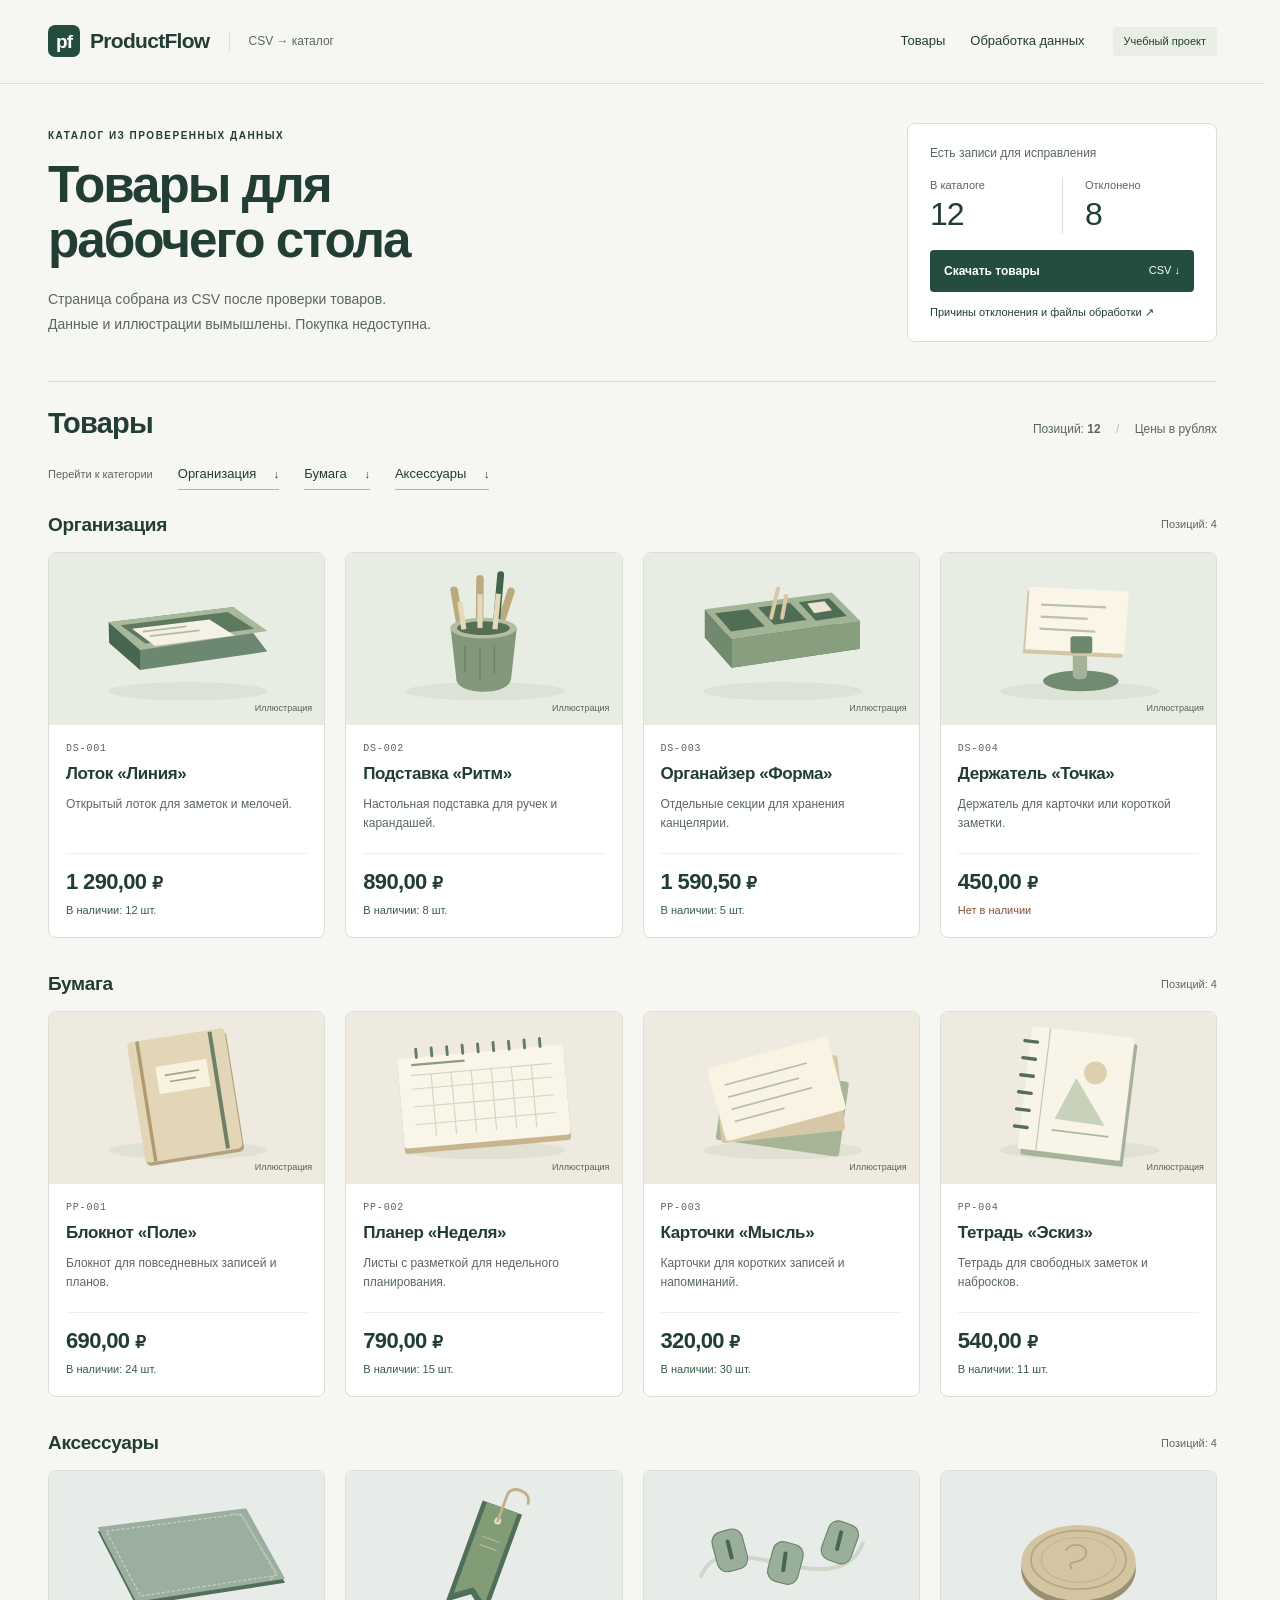
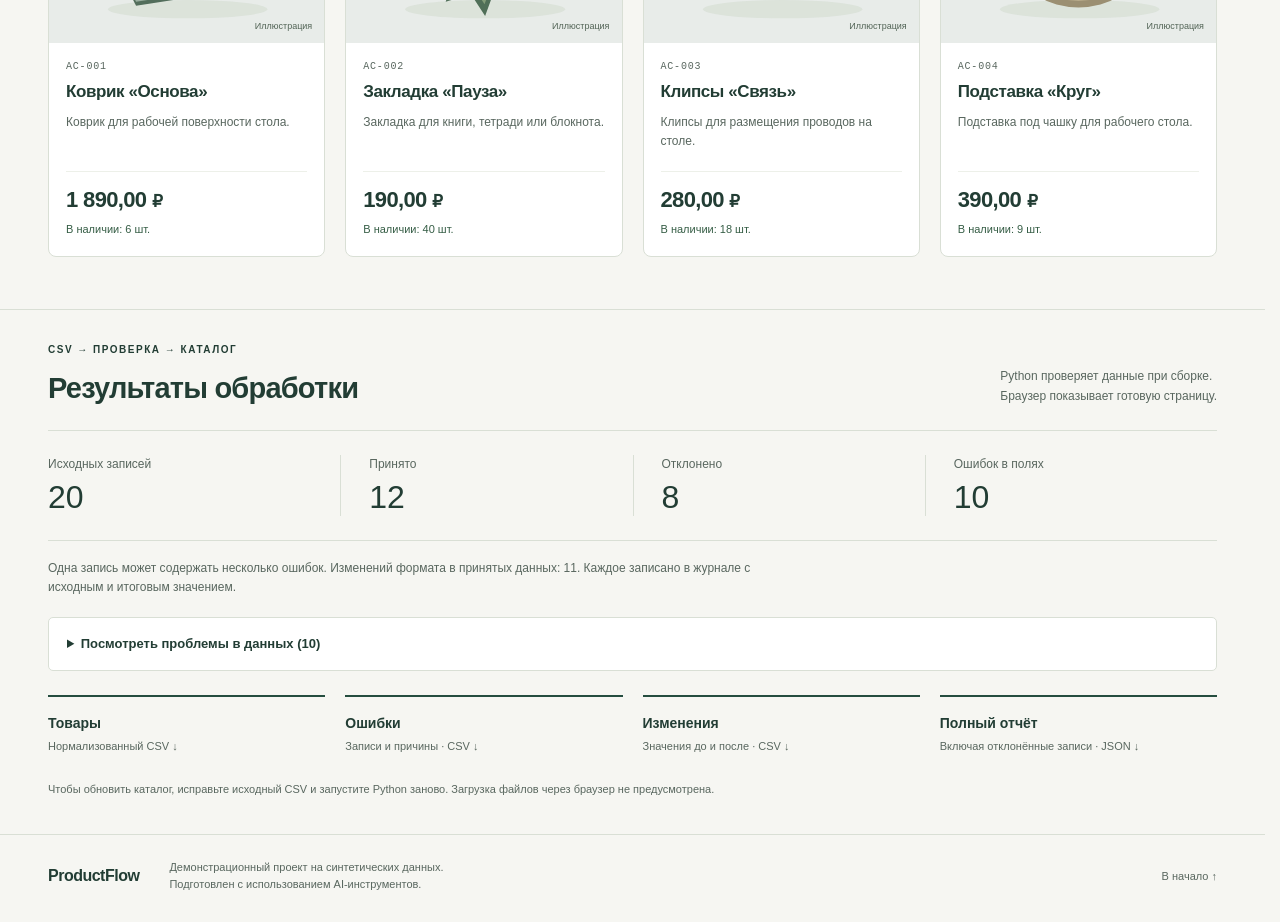
<file: output/index.html>
<!doctype html>
<html lang="ru">
<head>
  <meta charset="utf-8">
  <meta name="viewport" content="width=device-width, initial-scale=1">
  <meta name="description" content="ProductFlow: проверка CSV, нормализация данных и сборка статического товарного каталога.">
  <title>ProductFlow — каталог из CSV</title>
  <link rel="stylesheet" href="style.css">
  <link rel="icon" href="assets/favicon.svg" type="image/svg+xml">
</head>
<body>
<a class="skip-link" href="#catalog">Перейти к товарам</a>
<header class="site-header wrap" id="top">
  <a class="brand" href="#top" aria-label="ProductFlow, начало страницы"><span class="brand-mark" aria-hidden="true">pf</span>ProductFlow<span class="brand-caption">CSV → каталог</span></a>
  <nav class="header-nav" aria-label="Основная навигация"><a href="#catalog">Товары</a><a href="#data-report">Обработка данных</a></nav>
  <span class="demo-label">Учебный проект</span>
</header>
<main>
  <section class="intro-section wrap" aria-labelledby="page-title">
    <div class="intro-copy"><p class="eyebrow">КАТАЛОГ ИЗ ПРОВЕРЕННЫХ ДАННЫХ</p><h1 id="page-title">Товары для<br>рабочего стола</h1><p class="intro">Страница собрана из CSV после проверки товаров.<br class="desktop-break"> Данные и иллюстрации вымышлены. Покупка недоступна.</p></div>
    <aside class="build-summary" aria-label="Краткий результат обработки">
      <p class="summary-label">Есть записи для исправления</p>
      <dl class="summary-numbers"><div><dt>В каталоге</dt><dd>12</dd></div><div><dt>Отклонено</dt><dd>8</dd></div></dl>
      <a class="button" href="normalized.csv" download>Скачать товары <span>CSV ↓</span></a>
      <a class="summary-link" href="#data-report">Причины отклонения и файлы обработки <span aria-hidden="true">↗</span></a>
    </aside>
  </section>
  <div class="wrap catalog" id="catalog">
    <div class="catalog-heading"><h2>Товары</h2><p>Позиций: <strong>12</strong><span aria-hidden="true"> / </span>Цены в рублях</p></div>
    <nav class="category-nav" aria-label="Перейти к категории"><span>Перейти к категории</span><a href="#organization">Организация <span aria-hidden="true">↓</span></a><a href="#paper">Бумага <span aria-hidden="true">↓</span></a><a href="#accessories">Аксессуары <span aria-hidden="true">↓</span></a></nav>
    <section class="category-section" id="organization" aria-labelledby="title-organization"><div class="section-heading"><h2 id="title-organization">Организация</h2><span>Позиций: 4</span></div><div class="grid"><article class="card" data-sku="DS-001">
<div class="visual organization"><img src="assets/ds-001.svg" alt="" width="480" height="300"><span class="image-note">Иллюстрация</span></div>
<div class="card-body"><span class="sku">DS-001</span><h3>Лоток «Линия»</h3><p class="description">Открытый лоток для заметок и мелочей.</p>
<div class="card-bottom"><strong class="price">1 290,00 <span>₽</span></strong><span class="stock ">В наличии: 12 шт.</span></div></div></article><article class="card" data-sku="DS-002">
<div class="visual organization"><img src="assets/ds-002.svg" alt="" width="480" height="300"><span class="image-note">Иллюстрация</span></div>
<div class="card-body"><span class="sku">DS-002</span><h3>Подставка «Ритм»</h3><p class="description">Настольная подставка для ручек и карандашей.</p>
<div class="card-bottom"><strong class="price">890,00 <span>₽</span></strong><span class="stock ">В наличии: 8 шт.</span></div></div></article><article class="card" data-sku="DS-003">
<div class="visual organization"><img src="assets/ds-003.svg" alt="" width="480" height="300"><span class="image-note">Иллюстрация</span></div>
<div class="card-body"><span class="sku">DS-003</span><h3>Органайзер «Форма»</h3><p class="description">Отдельные секции для хранения канцелярии.</p>
<div class="card-bottom"><strong class="price">1 590,50 <span>₽</span></strong><span class="stock ">В наличии: 5 шт.</span></div></div></article><article class="card" data-sku="DS-004">
<div class="visual organization"><img src="assets/ds-004.svg" alt="" width="480" height="300"><span class="image-note">Иллюстрация</span></div>
<div class="card-body"><span class="sku">DS-004</span><h3>Держатель «Точка»</h3><p class="description">Держатель для карточки или короткой заметки.</p>
<div class="card-bottom"><strong class="price">450,00 <span>₽</span></strong><span class="stock empty">Нет в наличии</span></div></div></article></div></section><section class="category-section" id="paper" aria-labelledby="title-paper"><div class="section-heading"><h2 id="title-paper">Бумага</h2><span>Позиций: 4</span></div><div class="grid"><article class="card" data-sku="PP-001">
<div class="visual paper"><img src="assets/pp-001.svg" alt="" width="480" height="300"><span class="image-note">Иллюстрация</span></div>
<div class="card-body"><span class="sku">PP-001</span><h3>Блокнот «Поле»</h3><p class="description">Блокнот для повседневных записей и планов.</p>
<div class="card-bottom"><strong class="price">690,00 <span>₽</span></strong><span class="stock ">В наличии: 24 шт.</span></div></div></article><article class="card" data-sku="PP-002">
<div class="visual paper"><img src="assets/pp-002.svg" alt="" width="480" height="300"><span class="image-note">Иллюстрация</span></div>
<div class="card-body"><span class="sku">PP-002</span><h3>Планер «Неделя»</h3><p class="description">Листы с разметкой для недельного планирования.</p>
<div class="card-bottom"><strong class="price">790,00 <span>₽</span></strong><span class="stock ">В наличии: 15 шт.</span></div></div></article><article class="card" data-sku="PP-003">
<div class="visual paper"><img src="assets/pp-003.svg" alt="" width="480" height="300"><span class="image-note">Иллюстрация</span></div>
<div class="card-body"><span class="sku">PP-003</span><h3>Карточки «Мысль»</h3><p class="description">Карточки для коротких записей и напоминаний.</p>
<div class="card-bottom"><strong class="price">320,00 <span>₽</span></strong><span class="stock ">В наличии: 30 шт.</span></div></div></article><article class="card" data-sku="PP-004">
<div class="visual paper"><img src="assets/pp-004.svg" alt="" width="480" height="300"><span class="image-note">Иллюстрация</span></div>
<div class="card-body"><span class="sku">PP-004</span><h3>Тетрадь «Эскиз»</h3><p class="description">Тетрадь для свободных заметок и набросков.</p>
<div class="card-bottom"><strong class="price">540,00 <span>₽</span></strong><span class="stock ">В наличии: 11 шт.</span></div></div></article></div></section><section class="category-section" id="accessories" aria-labelledby="title-accessories"><div class="section-heading"><h2 id="title-accessories">Аксессуары</h2><span>Позиций: 4</span></div><div class="grid"><article class="card" data-sku="AC-001">
<div class="visual accessories"><img src="assets/ac-001.svg" alt="" width="480" height="300"><span class="image-note">Иллюстрация</span></div>
<div class="card-body"><span class="sku">AC-001</span><h3>Коврик «Основа»</h3><p class="description">Коврик для рабочей поверхности стола.</p>
<div class="card-bottom"><strong class="price">1 890,00 <span>₽</span></strong><span class="stock ">В наличии: 6 шт.</span></div></div></article><article class="card" data-sku="AC-002">
<div class="visual accessories"><img src="assets/ac-002.svg" alt="" width="480" height="300"><span class="image-note">Иллюстрация</span></div>
<div class="card-body"><span class="sku">AC-002</span><h3>Закладка «Пауза»</h3><p class="description">Закладка для книги, тетради или блокнота.</p>
<div class="card-bottom"><strong class="price">190,00 <span>₽</span></strong><span class="stock ">В наличии: 40 шт.</span></div></div></article><article class="card" data-sku="AC-003">
<div class="visual accessories"><img src="assets/ac-003.svg" alt="" width="480" height="300"><span class="image-note">Иллюстрация</span></div>
<div class="card-body"><span class="sku">AC-003</span><h3>Клипсы «Связь»</h3><p class="description">Клипсы для размещения проводов на столе.</p>
<div class="card-bottom"><strong class="price">280,00 <span>₽</span></strong><span class="stock ">В наличии: 18 шт.</span></div></div></article><article class="card" data-sku="AC-004">
<div class="visual accessories"><img src="assets/ac-004.svg" alt="" width="480" height="300"><span class="image-note">Иллюстрация</span></div>
<div class="card-body"><span class="sku">AC-004</span><h3>Подставка «Круг»</h3><p class="description">Подставка под чашку для рабочего стола.</p>
<div class="card-bottom"><strong class="price">390,00 <span>₽</span></strong><span class="stock ">В наличии: 9 шт.</span></div></div></article></div></section>
  </div>
  <section class="report wrap" id="data-report" aria-labelledby="report-title">
    <div class="report-heading"><div><p class="eyebrow">CSV → ПРОВЕРКА → КАТАЛОГ</p><h2 id="report-title">Результаты обработки</h2></div><p>Python проверяет данные при сборке.<br>Браузер показывает готовую страницу.</p></div>
    <dl class="stats"><div><dt>Исходных записей</dt><dd>20</dd></div><div><dt>Принято</dt><dd>12</dd></div><div><dt>Отклонено</dt><dd>8</dd></div><div><dt>Ошибок в полях</dt><dd>10</dd></div></dl>
    <p class="report-explanation">Одна запись может содержать несколько ошибок. Изменений формата в принятых данных: 11. Каждое записано в журнале с исходным и итоговым значением.</p>
    <details class="issue-details"><summary>Посмотреть проблемы в данных (10)</summary><div class="table-scroll" tabindex="0" role="region" aria-label="Таблица ошибок"><table><caption>Ошибки исходных записей. Заголовок CSV считается записью 1.</caption><thead><tr><th scope="col">Запись</th><th scope="col">Артикул</th><th scope="col">Поле</th><th scope="col">Что исправить</th></tr></thead><tbody><tr><td>14</td><td><code>DUP-001</code></td><td><code>sku</code></td><td>Артикул повторяется. Все его записи исключены до уточнения.</td></tr><tr><td>15</td><td><code>DUP-001</code></td><td><code>sku</code></td><td>Артикул повторяется. Все его записи исключены до уточнения.</td></tr><tr><td>16</td><td><code>BAD-001</code></td><td><code>name</code></td><td>Обязательное поле не заполнено.</td></tr><tr><td>17</td><td><code>BAD-002</code></td><td><code>price</code></td><td>Нужна положительная цена, например 1290.00 или 1 290,00; до 2 знаков после запятой.</td></tr><tr><td>18</td><td><code>BAD-003</code></td><td><code>stock</code></td><td>Остаток должен быть целым числом от 0 до 999999.</td></tr><tr><td>19</td><td><code>BAD-004</code></td><td><code>category</code></td><td>Категория должна быть одной из: Организация, Бумага, Аксессуары.</td></tr><tr><td>20</td><td><code>—</code></td><td><code>sku</code></td><td>Обязательное поле не заполнено.</td></tr><tr><td>20</td><td><code>—</code></td><td><code>price</code></td><td>Нужна положительная цена, например 1290.00 или 1 290,00; до 2 знаков после запятой.</td></tr><tr><td>21</td><td><code>=DEMO</code></td><td><code>sku</code></td><td>Артикул: 1-32 символа A-Z, 0-9, _ или -; первый символ буква или цифра.</td></tr><tr><td>21</td><td><code>=DEMO</code></td><td><code>price</code></td><td>Нужна положительная цена, например 1290.00 или 1 290,00; до 2 знаков после запятой.</td></tr></tbody></table></div></details>
    <div class="report-links"><a href="normalized.csv" download><strong>Товары</strong><span>Нормализованный CSV ↓</span></a><a href="issues.csv" download><strong>Ошибки</strong><span>Записи и причины · CSV ↓</span></a><a href="changes.csv" download><strong>Изменения</strong><span>Значения до и после · CSV ↓</span></a><a href="report.json" download><strong>Полный отчёт</strong><span>Включая отклонённые записи · JSON ↓</span></a></div>
    <p class="report-help">Чтобы обновить каталог, исправьте исходный CSV и запустите Python заново. Загрузка файлов через браузер не предусмотрена.</p>
  </section>
</main>
<footer class="wrap"><strong>ProductFlow</strong><p>Демонстрационный проект на синтетических данных.<br>Подготовлен с использованием AI-инструментов.</p><a href="#top">В начало ↑</a></footer>
</body>
</html>
</file>
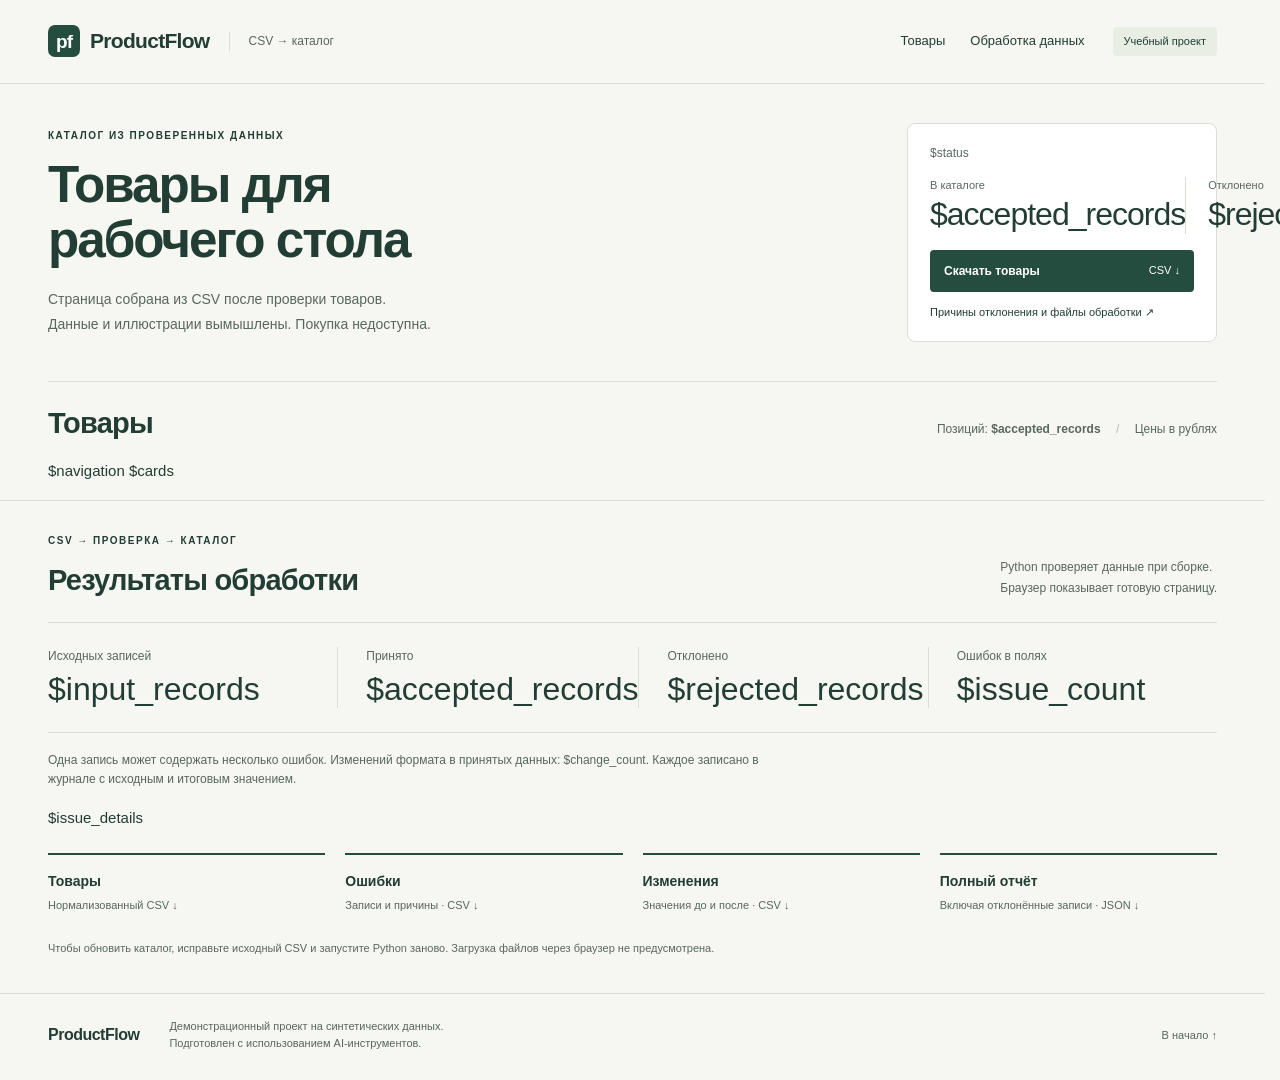
<file: templates/catalog.html>
<!doctype html>
<html lang="ru">
<head>
  <meta charset="utf-8">
  <meta name="viewport" content="width=device-width, initial-scale=1">
  <meta name="description" content="ProductFlow: проверка CSV, нормализация данных и сборка статического товарного каталога.">
  <title>ProductFlow — каталог из CSV</title>
  <link rel="stylesheet" href="style.css">
  <link rel="icon" href="assets/favicon.svg" type="image/svg+xml">
</head>
<body>
<a class="skip-link" href="#catalog">Перейти к товарам</a>
<header class="site-header wrap" id="top">
  <a class="brand" href="#top" aria-label="ProductFlow, начало страницы"><span class="brand-mark" aria-hidden="true">pf</span>ProductFlow<span class="brand-caption">CSV → каталог</span></a>
  <nav class="header-nav" aria-label="Основная навигация"><a href="#catalog">Товары</a><a href="#data-report">Обработка данных</a></nav>
  <span class="demo-label">Учебный проект</span>
</header>
<main>
  <section class="intro-section wrap" aria-labelledby="page-title">
    <div class="intro-copy"><p class="eyebrow">КАТАЛОГ ИЗ ПРОВЕРЕННЫХ ДАННЫХ</p><h1 id="page-title">Товары для<br>рабочего стола</h1><p class="intro">Страница собрана из CSV после проверки товаров.<br class="desktop-break"> Данные и иллюстрации вымышлены. Покупка недоступна.</p></div>
    <aside class="build-summary" aria-label="Краткий результат обработки">
      <p class="summary-label">$status</p>
      <dl class="summary-numbers"><div><dt>В каталоге</dt><dd>$accepted_records</dd></div><div><dt>Отклонено</dt><dd>$rejected_records</dd></div></dl>
      <a class="button" href="normalized.csv" download>Скачать товары <span>CSV ↓</span></a>
      <a class="summary-link" href="#data-report">Причины отклонения и файлы обработки <span aria-hidden="true">↗</span></a>
    </aside>
  </section>
  <div class="wrap catalog" id="catalog">
    <div class="catalog-heading"><h2>Товары</h2><p>Позиций: <strong>$accepted_records</strong><span aria-hidden="true"> / </span>Цены в рублях</p></div>
    $navigation
    $cards
  </div>
  <section class="report wrap" id="data-report" aria-labelledby="report-title">
    <div class="report-heading"><div><p class="eyebrow">CSV → ПРОВЕРКА → КАТАЛОГ</p><h2 id="report-title">Результаты обработки</h2></div><p>Python проверяет данные при сборке.<br>Браузер показывает готовую страницу.</p></div>
    <dl class="stats"><div><dt>Исходных записей</dt><dd>$input_records</dd></div><div><dt>Принято</dt><dd>$accepted_records</dd></div><div><dt>Отклонено</dt><dd>$rejected_records</dd></div><div><dt>Ошибок в полях</dt><dd>$issue_count</dd></div></dl>
    <p class="report-explanation">Одна запись может содержать несколько ошибок. Изменений формата в принятых данных: $change_count. Каждое записано в журнале с исходным и итоговым значением.</p>
    $issue_details
    <div class="report-links"><a href="normalized.csv" download><strong>Товары</strong><span>Нормализованный CSV ↓</span></a><a href="issues.csv" download><strong>Ошибки</strong><span>Записи и причины · CSV ↓</span></a><a href="changes.csv" download><strong>Изменения</strong><span>Значения до и после · CSV ↓</span></a><a href="report.json" download><strong>Полный отчёт</strong><span>Включая отклонённые записи · JSON ↓</span></a></div>
    <p class="report-help">Чтобы обновить каталог, исправьте исходный CSV и запустите Python заново. Загрузка файлов через браузер не предусмотрена.</p>
  </section>
</main>
<footer class="wrap"><strong>ProductFlow</strong><p>Демонстрационный проект на синтетических данных.<br>Подготовлен с использованием AI-инструментов.</p><a href="#top">В начало ↑</a></footer>
</body>
</html>
</file>
<file: output/style.css>
/* ProductFlow: local fonts, reusable colours and a responsive static catalogue. */
:root {
  --ink: #223d34; --muted: #59675f; --paper: #f6f6f2;
  --white: #fff; --line: #d9dfd5; --green: #254d3f;
  --wash: #e9eee5; --rust: #875037; --radius: 8px;
}
* { box-sizing: border-box; }
html { scroll-padding-top: 24px; scrollbar-gutter: stable; }
body { margin: 0; background: var(--paper); color: var(--ink); font: 15px/1.55 Arial, "Segoe UI", sans-serif; }
a { color: inherit; text-decoration: none; }
a:hover { text-decoration: underline; text-underline-offset: 4px; }
a:focus-visible, summary:focus-visible, .table-scroll:focus-visible { outline: 3px solid #9a542d; outline-offset: 4px; }
.wrap { max-width: 1280px; margin: 0 auto; padding-left: 48px; padding-right: 48px; }
.site-header { display: flex; align-items: center; gap: 28px; min-height: 84px; border-bottom: 1px solid var(--line); }
.brand { display: flex; align-items: center; gap: 10px; font-size: 21px; letter-spacing: -.7px; font-weight: 700; }
.brand-mark { display: grid; place-items: center; width: 32px; height: 32px; background: var(--green); color: white; border-radius: 7px; font-size: 19px; letter-spacing: -1px; }
.brand-caption { margin-left: 10px; padding-left: 18px; border-left: 1px solid var(--line); font-size: 12px; font-weight: 400; letter-spacing: 0; color: var(--muted); }
.header-nav { margin-left: auto; display: flex; gap: 25px; font-size: 13px; }
.demo-label { font-size: 11px; padding: 6px 11px; background: var(--wash); border-radius: 4px; white-space: nowrap; }
.intro-section { display: grid; grid-template-columns: 1fr 310px; gap: 60px; padding-top: 39px; padding-bottom: 39px; align-items: center; }
.eyebrow { margin: 0 0 13px; font-size: 10px; letter-spacing: 1.5px; font-weight: 700; }
h1 { font-size: clamp(36px, 4vw, 52px); line-height: 1.08; letter-spacing: -2px; font-weight: 600; margin: 0 0 20px; }
.intro { margin: 0; color: var(--muted); font-size: 14px; line-height: 1.75; }
.build-summary { padding: 20px 22px; background: var(--white); border: 1px solid var(--line); border-radius: var(--radius); }
.summary-label { margin: 0 0 14px; font-size: 12px; color: var(--muted); }
.summary-numbers { display: grid; grid-template-columns: 1fr 1fr; margin: 0 0 16px; }
.summary-numbers div + div { border-left: 1px solid var(--line); padding-left: 22px; }
.summary-numbers dt { font-size: 11px; color: var(--muted); }
.summary-numbers dd { margin: 0; font-size: 32px; line-height: 1.25; font-variant-numeric: tabular-nums; letter-spacing: -1px; }
.button { display: flex; justify-content: space-between; align-items: center; padding: 12px 14px; background: var(--green); color: white; border-radius: 4px; font-size: 12px; font-weight: 700; }
.button:hover { background: #173e2f; text-decoration: none; }
.button span { font-weight: 400; font-size: 11px; }
.summary-link { display: block; margin-top: 12px; font-size: 11px; line-height: 1.5; }
.catalog { padding-bottom: 18px; }
.catalog-heading { display: flex; align-items: baseline; justify-content: space-between; gap: 18px; padding: 23px 0 18px; border-top: 1px solid var(--line); }
h2 { margin: 0; font-size: 29px; line-height: 1.25; font-weight: 600; letter-spacing: -.8px; }
.catalog-heading p { margin: 0; font-size: 12px; color: var(--muted); }
.catalog-heading p span { margin: 0 12px; color: #b6bfb0; }
.category-nav { display: flex; flex-wrap: wrap; gap: 12px 25px; align-items: center; padding: 0 0 23px; font-size: 13px; }
.category-nav > span { color: var(--muted); font-size: 11px; }
.category-nav a { padding: 5px 0; border-bottom: 1px solid #a9b9a2; }
.category-nav a span { margin-left: 14px; font-size: 11px; }
.category-section { margin-bottom: 34px; }
.section-heading { display: flex; align-items: center; justify-content: space-between; margin-bottom: 15px; }
.section-heading h2 { font-size: 19px; letter-spacing: -.3px; }
.section-heading > span { font-size: 11px; color: var(--muted); }
.grid { display: grid; grid-template-columns: repeat(4, minmax(0, 1fr)); gap: 20px; }
.card { min-width: 0; display: flex; flex-direction: column; background: var(--white); border: 1px solid var(--line); border-radius: var(--radius); overflow: hidden; }
.visual { position: relative; background: #e8ede3; }
.visual.paper { background: #eeeadf; }
.visual.accessories { background: #e8ece9; }
.visual img { display: block; width: 100%; height: auto; }
.image-note { position: absolute; right: 12px; bottom: 9px; font-size: 9px; color: #526456; }
.card-body { flex: 1; display: flex; flex-direction: column; padding: 17px 17px 18px; }
.sku { display: block; color: var(--muted); font: 10px/1.4 Consolas, monospace; letter-spacing: .8px; margin-bottom: 7px; }
.card h3 { margin: 0 0 9px; font-size: 17px; line-height: 1.35; letter-spacing: -.4px; overflow-wrap: anywhere; }
.description { font-size: 12px; line-height: 1.6; margin: 0 0 19px; min-height: 39px; color: var(--muted); overflow-wrap: anywhere; }
.description.missing { font-style: italic; }
.card-bottom { margin-top: auto; padding-top: 15px; border-top: 1px solid #edf0e9; display: flex; flex-direction: column; gap: 7px; }
.price { font-size: 22px; line-height: 1.2; letter-spacing: -.65px; font-weight: 600; font-variant-numeric: tabular-nums; white-space: nowrap; }
.price > span { font-size: 17px; }
.stock { color: #355d45; font-size: 11px; }
.stock.empty { color: var(--rust); }
.report { padding-top: 32px; padding-bottom: 36px; border-top: 1px solid var(--line); }
.report-heading { display: flex; align-items: flex-end; justify-content: space-between; gap: 30px; }
.report-heading > p { font-size: 12px; color: var(--muted); margin: 0; line-height: 1.7; }
.stats { display: grid; grid-template-columns: repeat(4, 1fr); padding: 24px 0; margin: 24px 0 0; border-top: 1px solid var(--line); border-bottom: 1px solid var(--line); }
.stats div + div { border-left: 1px solid var(--line); padding-left: 28px; }
.stats dt { font-size: 12px; color: var(--muted); }
.stats dd { font-size: 32px; margin: 4px 0 0; line-height: 1.2; font-variant-numeric: tabular-nums; }
.report-explanation { font-size: 12px; color: var(--muted); max-width: 760px; margin: 18px 0; }
.issue-details { border: 1px solid var(--line); border-radius: 5px; background: white; margin-top: 20px; }
.issue-details summary { padding: 16px 18px; cursor: pointer; font-size: 13px; font-weight: 700; }
.issue-details[open] summary { border-bottom: 1px solid var(--line); }
.table-scroll { overflow-x: auto; padding: 0 18px 12px; }
table { border-collapse: collapse; width: 100%; min-width: 660px; text-align: left; font-size: 12px; }
caption { padding: 14px 0; text-align: left; font-size: 11px; color: var(--muted); }
th, td { padding: 12px 10px; border-bottom: 1px solid var(--line); vertical-align: top; }
th { font-size: 10px; color: var(--muted); text-transform: uppercase; letter-spacing: .5px; }
td:last-child { min-width: 300px; }
code { font-size: 11px; overflow-wrap: anywhere; }
.report-links { display: grid; grid-template-columns: repeat(4, 1fr); gap: 20px; margin-top: 24px; }
.report-links a { padding: 16px 0; border-top: 2px solid var(--green); }
.report-links strong { display: block; font-size: 14px; margin-bottom: 4px; }
.report-links span { display: block; font-size: 11px; color: var(--muted); }
.report-help { font-size: 11px; color: var(--muted); margin: 10px 0 0; }
.empty-state { background: white; border: 1px solid var(--line); border-radius: var(--radius); padding: 36px; margin: 12px 0 30px; }
.empty-state h2 { font-size: 26px; }
.empty-state p { color: var(--muted); max-width: 620px; }
.text-link { text-decoration: underline; text-underline-offset: 4px; }
.no-issues { font-size: 13px; color: var(--green); }
footer { display: flex; gap: 30px; align-items: center; border-top: 1px solid var(--line); padding-top: 24px; padding-bottom: 28px; font-size: 11px; color: var(--muted); }
footer > strong { color: var(--ink); font-size: 16px; letter-spacing: -.5px; }
footer p { margin: 0; }
footer a { margin-left: auto; white-space: nowrap; }
.skip-link { position: absolute; left: 16px; top: -100px; background: white; padding: 12px; z-index: 10; }
.skip-link:focus { top: 10px; }
@media (max-width: 1050px) {
  .wrap { padding-left: 32px; padding-right: 32px; }
  .grid { grid-template-columns: repeat(2, minmax(0, 1fr)); }
  .brand-caption { display: none; }
  .intro-section { grid-template-columns: 1fr 280px; gap: 30px; }
  .desktop-break { display: none; }
  .report-heading { align-items: flex-start; }
}
@media (max-width: 650px) {
  .wrap { padding-left: 20px; padding-right: 20px; }
  .site-header { min-height: 70px; gap: 12px; flex-wrap: wrap; }
  .brand { font-size: 20px; }
  .header-nav { display: none; }
  .demo-label { margin-left: auto; font-size: 10px; padding: 5px 8px; }
  .intro-section { grid-template-columns: 1fr; gap: 24px; padding-top: 28px; padding-bottom: 28px; }
  .eyebrow { font-size: 9px; letter-spacing: 1.1px; }
  h1 { font-size: 39px; letter-spacing: -1.5px; margin-bottom: 16px; }
  .intro { font-size: 13px; }
  .build-summary { padding: 18px; }
  .summary-numbers { margin-bottom: 14px; }
  .summary-numbers dd { font-size: 29px; }
  .summary-link { font-size: 11px; }
  .catalog-heading { padding: 22px 0 16px; gap: 10px; align-items: flex-start; }
  .catalog-heading h2 { font-size: 27px; }
  .catalog-heading p { font-size: 10px; text-align: right; }
  .catalog-heading p span { margin: 0 4px; }
  .category-nav { gap: 8px 20px; padding-bottom: 24px; font-size: 12px; }
  .category-nav > span { flex-basis: 100%; }
  .category-nav a span { margin-left: 5px; }
  .grid { grid-template-columns: 1fr; gap: 18px; }
  .card-body { padding: 18px 20px 20px; }
  .card h3 { font-size: 20px; }
  .description { font-size: 13px; min-height: 0; margin-bottom: 18px; }
  .card-bottom { flex-direction: row; align-items: center; justify-content: space-between; flex-wrap: wrap; gap: 12px; }
  .stock { font-size: 11px; }
  .price { font-size: 23px; }
  .report { padding-top: 28px; padding-bottom: 30px; }
  .report-heading { flex-direction: column; gap: 16px; }
  .report-heading h2 { font-size: 27px; }
  .stats { grid-template-columns: 1fr 1fr; padding: 0; margin-top: 20px; }
  .stats div { padding: 19px 0; }
  .stats div + div { padding-left: 0; border-left: 0; }
  .stats div:nth-child(even) { padding-left: 20px; border-left: 1px solid var(--line); }
  .stats div:nth-child(-n+2) { border-bottom: 1px solid var(--line); }
  .stats dt { font-size: 11px; }
  .report-links { grid-template-columns: 1fr 1fr; gap: 8px 20px; }
  .report-links span { font-size: 11px; }
  .empty-state { padding: 24px; }
  footer { align-items: flex-start; flex-wrap: wrap; gap: 14px 20px; }
  footer p { flex-basis: 100%; order: 3; }
}
@media print {
  .site-header, .category-nav, .button, .report-links, .skip-link { display: none; }
  .card { break-inside: avoid; }
}
</file>
<file: templates/style.css>
/* ProductFlow: local fonts, reusable colours and a responsive static catalogue. */
:root {
  --ink: #223d34; --muted: #59675f; --paper: #f6f6f2;
  --white: #fff; --line: #d9dfd5; --green: #254d3f;
  --wash: #e9eee5; --rust: #875037; --radius: 8px;
}
* { box-sizing: border-box; }
html { scroll-padding-top: 24px; scrollbar-gutter: stable; }
body { margin: 0; background: var(--paper); color: var(--ink); font: 15px/1.55 Arial, "Segoe UI", sans-serif; }
a { color: inherit; text-decoration: none; }
a:hover { text-decoration: underline; text-underline-offset: 4px; }
a:focus-visible, summary:focus-visible, .table-scroll:focus-visible { outline: 3px solid #9a542d; outline-offset: 4px; }
.wrap { max-width: 1280px; margin: 0 auto; padding-left: 48px; padding-right: 48px; }
.site-header { display: flex; align-items: center; gap: 28px; min-height: 84px; border-bottom: 1px solid var(--line); }
.brand { display: flex; align-items: center; gap: 10px; font-size: 21px; letter-spacing: -.7px; font-weight: 700; }
.brand-mark { display: grid; place-items: center; width: 32px; height: 32px; background: var(--green); color: white; border-radius: 7px; font-size: 19px; letter-spacing: -1px; }
.brand-caption { margin-left: 10px; padding-left: 18px; border-left: 1px solid var(--line); font-size: 12px; font-weight: 400; letter-spacing: 0; color: var(--muted); }
.header-nav { margin-left: auto; display: flex; gap: 25px; font-size: 13px; }
.demo-label { font-size: 11px; padding: 6px 11px; background: var(--wash); border-radius: 4px; white-space: nowrap; }
.intro-section { display: grid; grid-template-columns: 1fr 310px; gap: 60px; padding-top: 39px; padding-bottom: 39px; align-items: center; }
.eyebrow { margin: 0 0 13px; font-size: 10px; letter-spacing: 1.5px; font-weight: 700; }
h1 { font-size: clamp(36px, 4vw, 52px); line-height: 1.08; letter-spacing: -2px; font-weight: 600; margin: 0 0 20px; }
.intro { margin: 0; color: var(--muted); font-size: 14px; line-height: 1.75; }
.build-summary { padding: 20px 22px; background: var(--white); border: 1px solid var(--line); border-radius: var(--radius); }
.summary-label { margin: 0 0 14px; font-size: 12px; color: var(--muted); }
.summary-numbers { display: grid; grid-template-columns: 1fr 1fr; margin: 0 0 16px; }
.summary-numbers div + div { border-left: 1px solid var(--line); padding-left: 22px; }
.summary-numbers dt { font-size: 11px; color: var(--muted); }
.summary-numbers dd { margin: 0; font-size: 32px; line-height: 1.25; font-variant-numeric: tabular-nums; letter-spacing: -1px; }
.button { display: flex; justify-content: space-between; align-items: center; padding: 12px 14px; background: var(--green); color: white; border-radius: 4px; font-size: 12px; font-weight: 700; }
.button:hover { background: #173e2f; text-decoration: none; }
.button span { font-weight: 400; font-size: 11px; }
.summary-link { display: block; margin-top: 12px; font-size: 11px; line-height: 1.5; }
.catalog { padding-bottom: 18px; }
.catalog-heading { display: flex; align-items: baseline; justify-content: space-between; gap: 18px; padding: 23px 0 18px; border-top: 1px solid var(--line); }
h2 { margin: 0; font-size: 29px; line-height: 1.25; font-weight: 600; letter-spacing: -.8px; }
.catalog-heading p { margin: 0; font-size: 12px; color: var(--muted); }
.catalog-heading p span { margin: 0 12px; color: #b6bfb0; }
.category-nav { display: flex; flex-wrap: wrap; gap: 12px 25px; align-items: center; padding: 0 0 23px; font-size: 13px; }
.category-nav > span { color: var(--muted); font-size: 11px; }
.category-nav a { padding: 5px 0; border-bottom: 1px solid #a9b9a2; }
.category-nav a span { margin-left: 14px; font-size: 11px; }
.category-section { margin-bottom: 34px; }
.section-heading { display: flex; align-items: center; justify-content: space-between; margin-bottom: 15px; }
.section-heading h2 { font-size: 19px; letter-spacing: -.3px; }
.section-heading > span { font-size: 11px; color: var(--muted); }
.grid { display: grid; grid-template-columns: repeat(4, minmax(0, 1fr)); gap: 20px; }
.card { min-width: 0; display: flex; flex-direction: column; background: var(--white); border: 1px solid var(--line); border-radius: var(--radius); overflow: hidden; }
.visual { position: relative; background: #e8ede3; }
.visual.paper { background: #eeeadf; }
.visual.accessories { background: #e8ece9; }
.visual img { display: block; width: 100%; height: auto; }
.image-note { position: absolute; right: 12px; bottom: 9px; font-size: 9px; color: #526456; }
.card-body { flex: 1; display: flex; flex-direction: column; padding: 17px 17px 18px; }
.sku { display: block; color: var(--muted); font: 10px/1.4 Consolas, monospace; letter-spacing: .8px; margin-bottom: 7px; }
.card h3 { margin: 0 0 9px; font-size: 17px; line-height: 1.35; letter-spacing: -.4px; overflow-wrap: anywhere; }
.description { font-size: 12px; line-height: 1.6; margin: 0 0 19px; min-height: 39px; color: var(--muted); overflow-wrap: anywhere; }
.description.missing { font-style: italic; }
.card-bottom { margin-top: auto; padding-top: 15px; border-top: 1px solid #edf0e9; display: flex; flex-direction: column; gap: 7px; }
.price { font-size: 22px; line-height: 1.2; letter-spacing: -.65px; font-weight: 600; font-variant-numeric: tabular-nums; white-space: nowrap; }
.price > span { font-size: 17px; }
.stock { color: #355d45; font-size: 11px; }
.stock.empty { color: var(--rust); }
.report { padding-top: 32px; padding-bottom: 36px; border-top: 1px solid var(--line); }
.report-heading { display: flex; align-items: flex-end; justify-content: space-between; gap: 30px; }
.report-heading > p { font-size: 12px; color: var(--muted); margin: 0; line-height: 1.7; }
.stats { display: grid; grid-template-columns: repeat(4, 1fr); padding: 24px 0; margin: 24px 0 0; border-top: 1px solid var(--line); border-bottom: 1px solid var(--line); }
.stats div + div { border-left: 1px solid var(--line); padding-left: 28px; }
.stats dt { font-size: 12px; color: var(--muted); }
.stats dd { font-size: 32px; margin: 4px 0 0; line-height: 1.2; font-variant-numeric: tabular-nums; }
.report-explanation { font-size: 12px; color: var(--muted); max-width: 760px; margin: 18px 0; }
.issue-details { border: 1px solid var(--line); border-radius: 5px; background: white; margin-top: 20px; }
.issue-details summary { padding: 16px 18px; cursor: pointer; font-size: 13px; font-weight: 700; }
.issue-details[open] summary { border-bottom: 1px solid var(--line); }
.table-scroll { overflow-x: auto; padding: 0 18px 12px; }
table { border-collapse: collapse; width: 100%; min-width: 660px; text-align: left; font-size: 12px; }
caption { padding: 14px 0; text-align: left; font-size: 11px; color: var(--muted); }
th, td { padding: 12px 10px; border-bottom: 1px solid var(--line); vertical-align: top; }
th { font-size: 10px; color: var(--muted); text-transform: uppercase; letter-spacing: .5px; }
td:last-child { min-width: 300px; }
code { font-size: 11px; overflow-wrap: anywhere; }
.report-links { display: grid; grid-template-columns: repeat(4, 1fr); gap: 20px; margin-top: 24px; }
.report-links a { padding: 16px 0; border-top: 2px solid var(--green); }
.report-links strong { display: block; font-size: 14px; margin-bottom: 4px; }
.report-links span { display: block; font-size: 11px; color: var(--muted); }
.report-help { font-size: 11px; color: var(--muted); margin: 10px 0 0; }
.empty-state { background: white; border: 1px solid var(--line); border-radius: var(--radius); padding: 36px; margin: 12px 0 30px; }
.empty-state h2 { font-size: 26px; }
.empty-state p { color: var(--muted); max-width: 620px; }
.text-link { text-decoration: underline; text-underline-offset: 4px; }
.no-issues { font-size: 13px; color: var(--green); }
footer { display: flex; gap: 30px; align-items: center; border-top: 1px solid var(--line); padding-top: 24px; padding-bottom: 28px; font-size: 11px; color: var(--muted); }
footer > strong { color: var(--ink); font-size: 16px; letter-spacing: -.5px; }
footer p { margin: 0; }
footer a { margin-left: auto; white-space: nowrap; }
.skip-link { position: absolute; left: 16px; top: -100px; background: white; padding: 12px; z-index: 10; }
.skip-link:focus { top: 10px; }
@media (max-width: 1050px) {
  .wrap { padding-left: 32px; padding-right: 32px; }
  .grid { grid-template-columns: repeat(2, minmax(0, 1fr)); }
  .brand-caption { display: none; }
  .intro-section { grid-template-columns: 1fr 280px; gap: 30px; }
  .desktop-break { display: none; }
  .report-heading { align-items: flex-start; }
}
@media (max-width: 650px) {
  .wrap { padding-left: 20px; padding-right: 20px; }
  .site-header { min-height: 70px; gap: 12px; flex-wrap: wrap; }
  .brand { font-size: 20px; }
  .header-nav { display: none; }
  .demo-label { margin-left: auto; font-size: 10px; padding: 5px 8px; }
  .intro-section { grid-template-columns: 1fr; gap: 24px; padding-top: 28px; padding-bottom: 28px; }
  .eyebrow { font-size: 9px; letter-spacing: 1.1px; }
  h1 { font-size: 39px; letter-spacing: -1.5px; margin-bottom: 16px; }
  .intro { font-size: 13px; }
  .build-summary { padding: 18px; }
  .summary-numbers { margin-bottom: 14px; }
  .summary-numbers dd { font-size: 29px; }
  .summary-link { font-size: 11px; }
  .catalog-heading { padding: 22px 0 16px; gap: 10px; align-items: flex-start; }
  .catalog-heading h2 { font-size: 27px; }
  .catalog-heading p { font-size: 10px; text-align: right; }
  .catalog-heading p span { margin: 0 4px; }
  .category-nav { gap: 8px 20px; padding-bottom: 24px; font-size: 12px; }
  .category-nav > span { flex-basis: 100%; }
  .category-nav a span { margin-left: 5px; }
  .grid { grid-template-columns: 1fr; gap: 18px; }
  .card-body { padding: 18px 20px 20px; }
  .card h3 { font-size: 20px; }
  .description { font-size: 13px; min-height: 0; margin-bottom: 18px; }
  .card-bottom { flex-direction: row; align-items: center; justify-content: space-between; flex-wrap: wrap; gap: 12px; }
  .stock { font-size: 11px; }
  .price { font-size: 23px; }
  .report { padding-top: 28px; padding-bottom: 30px; }
  .report-heading { flex-direction: column; gap: 16px; }
  .report-heading h2 { font-size: 27px; }
  .stats { grid-template-columns: 1fr 1fr; padding: 0; margin-top: 20px; }
  .stats div { padding: 19px 0; }
  .stats div + div { padding-left: 0; border-left: 0; }
  .stats div:nth-child(even) { padding-left: 20px; border-left: 1px solid var(--line); }
  .stats div:nth-child(-n+2) { border-bottom: 1px solid var(--line); }
  .stats dt { font-size: 11px; }
  .report-links { grid-template-columns: 1fr 1fr; gap: 8px 20px; }
  .report-links span { font-size: 11px; }
  .empty-state { padding: 24px; }
  footer { align-items: flex-start; flex-wrap: wrap; gap: 14px 20px; }
  footer p { flex-basis: 100%; order: 3; }
}
@media print {
  .site-header, .category-nav, .button, .report-links, .skip-link { display: none; }
  .card { break-inside: avoid; }
}
</file>
